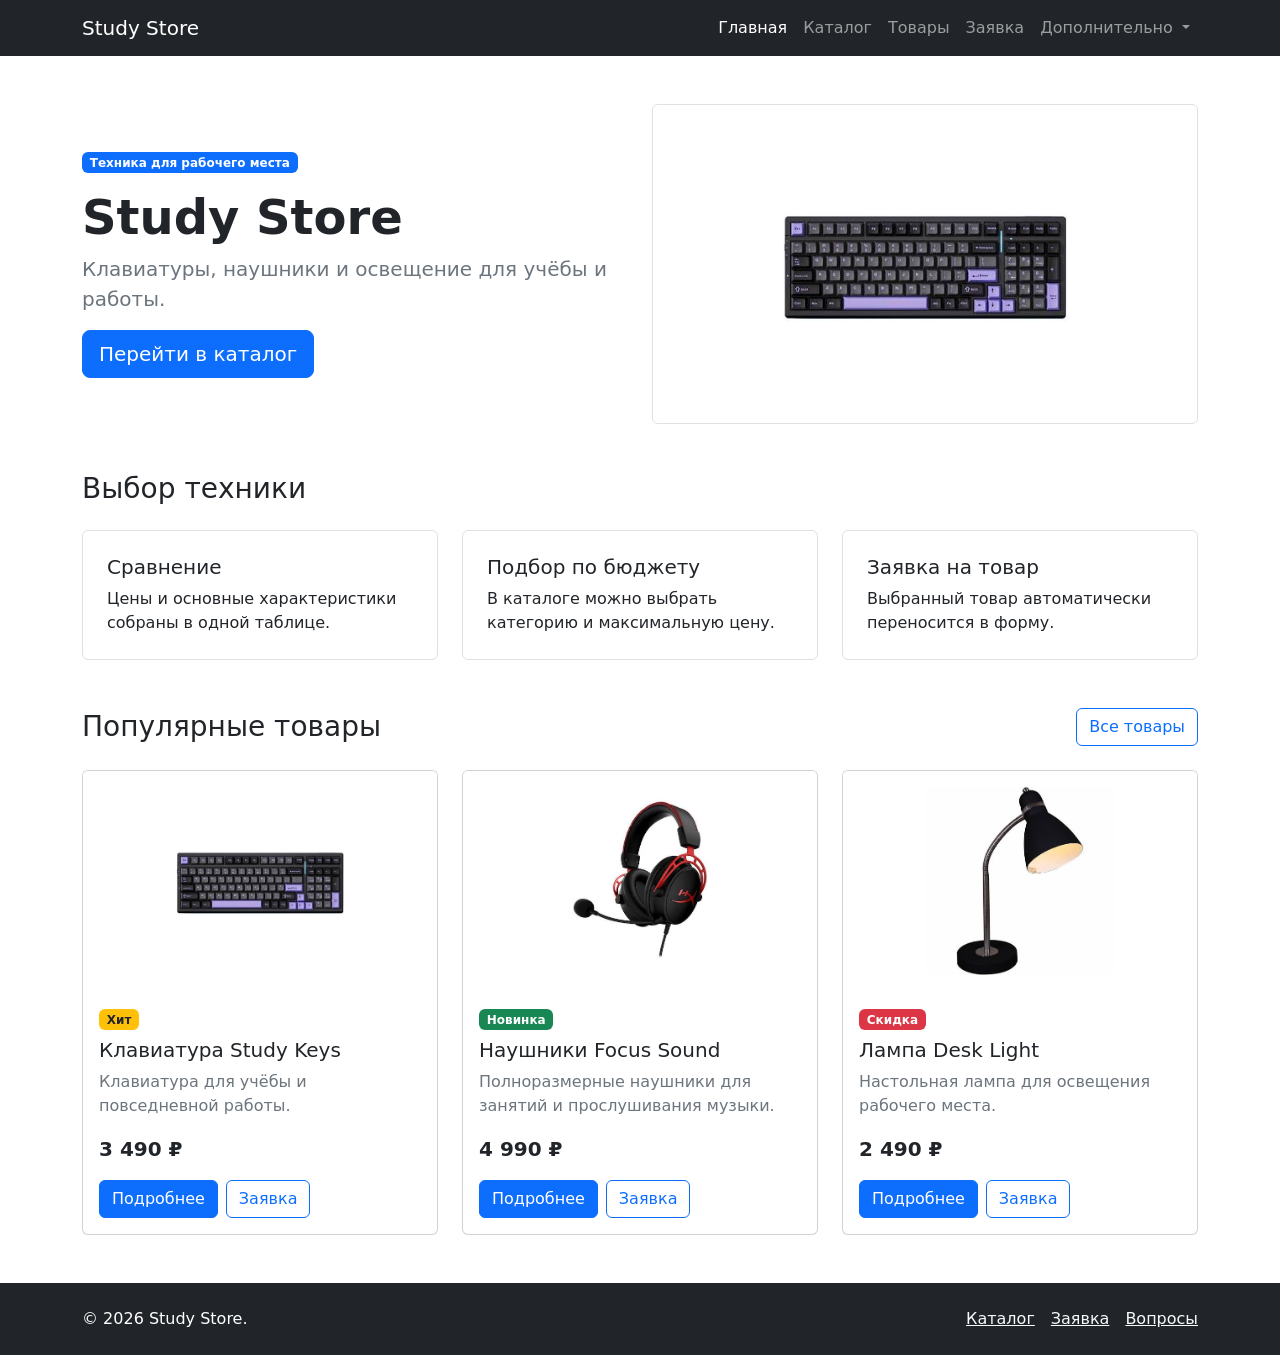
<file: index.html>
<!DOCTYPE html>
<html lang="ru">
  <head>
    <meta charset="UTF-8">
    <meta name="viewport" content="width=device-width, initial-scale=1.0">
    <meta name="description" content="Главная. Каталог техники для рабочего места.">
    <title>Главная — Study Store</title>
    <link rel="stylesheet" href="vendor/bootstrap/css/bootstrap.min.css">
    <link rel="stylesheet" href="css/custom.css">
  </head>
  <body class="d-flex flex-column min-vh-100">
    <a class="visually-hidden-focusable p-2" href="#main">Перейти к содержимому</a>
    <nav class="navbar navbar-expand-lg navbar-dark bg-dark">
      <div class="container">
        <a class="navbar-brand" href="index.html">Study Store</a>
        <button
          class="navbar-toggler"
          type="button"
          data-bs-toggle="collapse"
          data-bs-target="#mainNavbar"
          aria-controls="mainNavbar"
          aria-expanded="false"
          aria-label="Переключить навигацию"
          >
          <span class="navbar-toggler-icon">
          </span>
        </button>
        <div class="collapse navbar-collapse" id="mainNavbar">
          <ul class="navbar-nav ms-auto">
            <li class="nav-item">
              <a class="nav-link active" aria-current="page" href="index.html">Главная</a>
            </li>
            <li class="nav-item">
              <a class="nav-link" href="catalog.html">Каталог</a>
            </li>
            <li class="nav-item">
              <a class="nav-link" href="product.html">Товары</a>
            </li>
            <li class="nav-item">
              <a class="nav-link" href="order.html">Заявка</a>
            </li>
            <li class="nav-item dropdown">
              <a
                class="nav-link dropdown-toggle"
                href="#"
                role="button"
                data-bs-toggle="dropdown"
                aria-expanded="false"
                >
                Дополнительно
              </a>
              <ul class="dropdown-menu">
                <li>
                  <a class="dropdown-item" href="catalog.html">Все товары</a>
                </li>
                <li>
                  <a class="dropdown-item" href="order.html">Оформить заявку</a>
                </li>
                <li>
                  <a class="dropdown-item" href="index.html#popular">Популярное</a>
                </li>
              </ul>
            </li>
          </ul>
        </div>
      </div>
    </nav>
    <main id="main">
      <section class="container py-5">
        <div class="row align-items-center g-4">
          <div class="col-12 col-lg-6">
            <span class="badge text-bg-primary mb-3">Техника для рабочего места</span>
            <h1 class="display-5 fw-bold">Study Store</h1>
            <p class="lead text-secondary">Клавиатуры, наушники и освещение для учёбы и работы.</p>
            <a class="btn btn-primary btn-lg" href="catalog.html">Перейти в каталог</a>
          </div>
          <div class="col-12 col-lg-6">
            <img class="img-fluid hero-image rounded border" src="images/keyboard.jpeg" alt="Клавиатура Study Keys" width="600" height="400">
          </div>
        </div>
      </section>
      <section class="container pb-5" aria-labelledby="benefits-title">
        <h2 id="benefits-title" class="h3 mb-4">Выбор техники</h2>
        <div class="row g-4">
          <div class="col-12 col-md-4">
            <div class="border rounded p-4 h-100">
              <h3 class="h5">Сравнение</h3>
              <p class="mb-0">Цены и основные характеристики собраны в одной таблице.</p>
            </div>
          </div>
          <div class="col-12 col-md-4">
            <div class="border rounded p-4 h-100">
              <h3 class="h5">Подбор по бюджету</h3>
              <p class="mb-0">В каталоге можно выбрать категорию и максимальную цену.</p>
            </div>
          </div>
          <div class="col-12 col-md-4">
            <div class="border rounded p-4 h-100">
              <h3 class="h5">Заявка на товар</h3>
              <p class="mb-0">Выбранный товар автоматически переносится в форму.</p>
            </div>
          </div>
        </div>
      </section>
      <section id="popular" class="container pb-5" aria-labelledby="popular-title">
        <div class="d-flex flex-wrap justify-content-between align-items-center gap-3 mb-4">
          <h2 id="popular-title" class="h3 mb-0">Популярные товары</h2>
          <a class="btn btn-outline-primary" href="catalog.html">Все товары</a>
        </div>
        <div class="row g-4">
          <div class="col-12 col-md-6 col-lg-4">
            <article class="card h-100 product-card">
              <img src="images/keyboard.jpeg" class="card-img-top" alt="Клавиатура Study Keys" width="600" height="400" loading="lazy">
              <div class="card-body d-flex flex-column">
                <div>
                  <span class="badge bg-warning text-dark mb-2">Хит</span>
                </div>
                <h3 class="h5 card-title">Клавиатура Study Keys</h3>
                <p class="card-text text-secondary">Клавиатура для учёбы и повседневной работы.</p>
                <p class="fw-bold fs-5 mt-auto">3 490 ₽</p>
                <div class="d-flex flex-wrap gap-2">
                  <a href="product.html#keyboard" class="btn btn-primary">Подробнее</a>
                  <a href="order.html?product=keyboard" class="btn btn-outline-primary">Заявка</a>
                </div>
              </div>
            </article>
          </div>
          <div class="col-12 col-md-6 col-lg-4">
            <article class="card h-100 product-card">
              <img src="images/headphones.jpeg" class="card-img-top" alt="Наушники Focus Sound" width="600" height="400" loading="lazy">
              <div class="card-body d-flex flex-column">
                <div>
                  <span class="badge bg-success mb-2">Новинка</span>
                </div>
                <h3 class="h5 card-title">Наушники Focus Sound</h3>
                <p class="card-text text-secondary">Полноразмерные наушники для занятий и прослушивания музыки.</p>
                <p class="fw-bold fs-5 mt-auto">4 990 ₽</p>
                <div class="d-flex flex-wrap gap-2">
                  <a href="product.html#headphones" class="btn btn-primary">Подробнее</a>
                  <a href="order.html?product=headphones" class="btn btn-outline-primary">Заявка</a>
                </div>
              </div>
            </article>
          </div>
          <div class="col-12 col-md-6 col-lg-4">
            <article class="card h-100 product-card">
              <img src="images/desk_lamp.jpeg" class="card-img-top" alt="Лампа Desk Light" width="600" height="400" loading="lazy">
              <div class="card-body d-flex flex-column">
                <div>
                  <span class="badge bg-danger mb-2">Скидка</span>
                </div>
                <h3 class="h5 card-title">Лампа Desk Light</h3>
                <p class="card-text text-secondary">Настольная лампа для освещения рабочего места.</p>
                <p class="fw-bold fs-5 mt-auto">2 490 ₽</p>
                <div class="d-flex flex-wrap gap-2">
                  <a href="product.html#lamp" class="btn btn-primary">Подробнее</a>
                  <a href="order.html?product=lamp" class="btn btn-outline-primary">Заявка</a>
                </div>
              </div>
            </article>
          </div>
        </div>
      </section>
    </main>
    <footer class="bg-dark text-white py-4 mt-auto">
      <div class="container d-flex flex-column flex-md-row justify-content-between gap-3">
        <p class="mb-0">© 2026 Study Store.</p>
        <div class="d-flex flex-wrap gap-3">
          <a class="link-light" href="catalog.html">Каталог</a>
          <a class="link-light" href="order.html">Заявка</a>
          <a class="link-light" href="product.html#faq">Вопросы</a>
        </div>
      </div>
    </footer>
    <script src="vendor/bootstrap/js/bootstrap.bundle.min.js">
    </script>
    <script src="js/main.js">
    </script>
  </body>
</html>
</file>
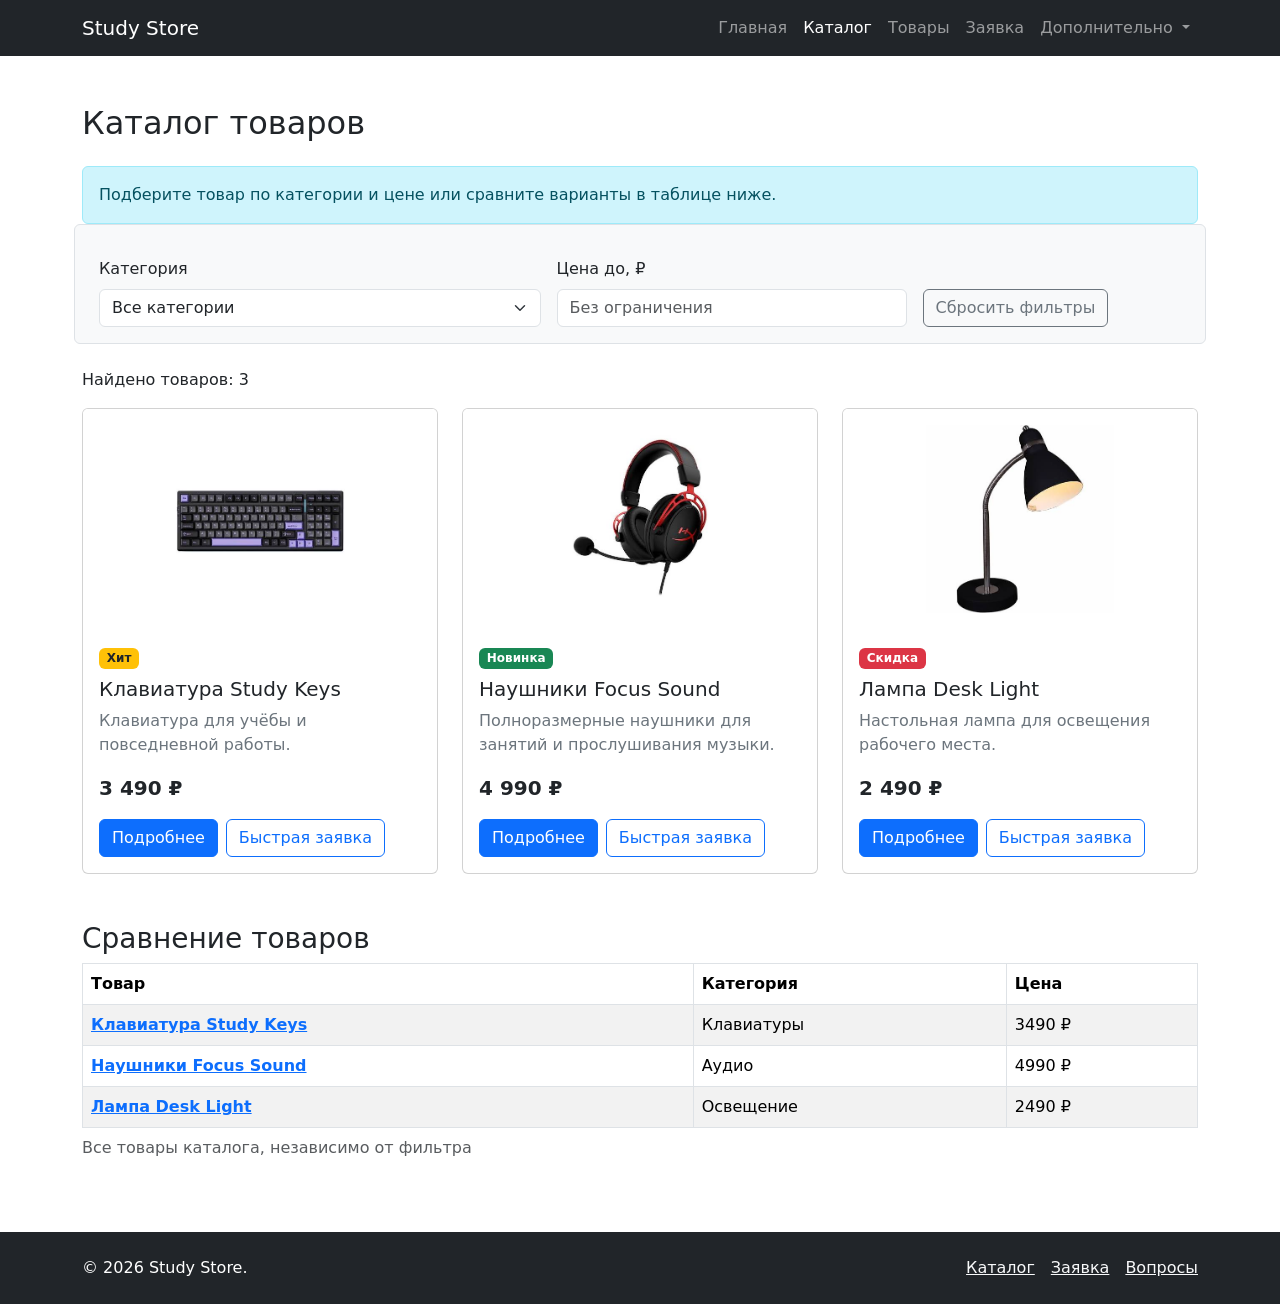
<file: catalog.html>
<!DOCTYPE html>
<html lang="ru">
  <head>
    <meta charset="UTF-8">
    <meta name="viewport" content="width=device-width, initial-scale=1.0">
    <meta name="description" content="Каталог. Каталог техники для рабочего места.">
    <title>Каталог — Study Store</title>
    <link rel="stylesheet" href="vendor/bootstrap/css/bootstrap.min.css">
    <link rel="stylesheet" href="css/custom.css">
  </head>
  <body class="d-flex flex-column min-vh-100">
    <a class="visually-hidden-focusable p-2" href="#main">Перейти к содержимому</a>
    <nav class="navbar navbar-expand-lg navbar-dark bg-dark">
      <div class="container">
        <a class="navbar-brand" href="index.html">Study Store</a>
        <button
          class="navbar-toggler"
          type="button"
          data-bs-toggle="collapse"
          data-bs-target="#mainNavbar"
          aria-controls="mainNavbar"
          aria-expanded="false"
          aria-label="Переключить навигацию"
          >
          <span class="navbar-toggler-icon">
          </span>
        </button>
        <div class="collapse navbar-collapse" id="mainNavbar">
          <ul class="navbar-nav ms-auto">
            <li class="nav-item">
              <a class="nav-link" href="index.html">Главная</a>
            </li>
            <li class="nav-item">
              <a class="nav-link active" aria-current="page" href="catalog.html">Каталог</a>
            </li>
            <li class="nav-item">
              <a class="nav-link" href="product.html">Товары</a>
            </li>
            <li class="nav-item">
              <a class="nav-link" href="order.html">Заявка</a>
            </li>
            <li class="nav-item dropdown">
              <a
                class="nav-link dropdown-toggle"
                href="#"
                role="button"
                data-bs-toggle="dropdown"
                aria-expanded="false"
                >
                Дополнительно
              </a>
              <ul class="dropdown-menu">
                <li>
                  <a class="dropdown-item" href="catalog.html">Все товары</a>
                </li>
                <li>
                  <a class="dropdown-item" href="order.html">Оформить заявку</a>
                </li>
                <li>
                  <a class="dropdown-item" href="index.html#popular">Популярное</a>
                </li>
              </ul>
            </li>
          </ul>
        </div>
      </div>
    </nav>
    <main id="main" class="container py-5">
      <h1 class="h2 mb-4">Каталог товаров</h1>
      <div class="alert alert-info">Подберите товар по категории и цене или сравните варианты в таблице ниже.</div>
      <form id="catalog-filter" class="row g-3 p-3 mb-4 bg-light border rounded">
        <div class="col-12 col-md-5">
          <label for="category" class="form-label">Категория</label>
          <select id="category" name="category" class="form-select">
            <option value="">Все категории</option>
            <option>Клавиатуры</option>
            <option>Аудио</option>
            <option>Освещение</option>
          </select>
        </div>
        <div class="col-12 col-md-4">
          <label for="max-price" class="form-label">Цена до, ₽</label>
          <input id="max-price" name="maxPrice" class="form-control" type="number" min="0" step="1" placeholder="Без ограничения">
        </div>
        <div class="col-12 col-md-3 d-flex align-items-end">
          <button class="btn btn-outline-secondary" type="button" id="reset-filter">Сбросить фильтры</button>
        </div>
      </form>
      <p id="result-count" role="status">Найдено товаров: 3</p>
      <div id="empty-result" class="alert alert-warning" hidden>Товаров с такими параметрами нет. Измените фильтры.</div>
      <div class="row g-4" id="product-list">
        <div class="col-12 col-md-6 col-lg-4" data-category="Клавиатуры" data-price="3490">
          <article class="card h-100 product-card">
            <img src="images/keyboard.jpeg" class="card-img-top" alt="Клавиатура Study Keys" width="600" height="400" loading="lazy">
            <div class="card-body d-flex flex-column">
              <div>
                <span class="badge bg-warning text-dark mb-2">Хит</span>
              </div>
              <h2 class="h5 card-title">Клавиатура Study Keys</h2>
              <p class="card-text text-secondary">Клавиатура для учёбы и повседневной работы.</p>
              <p class="fw-bold fs-5 mt-auto">3 490 ₽</p>
              <div class="d-flex flex-wrap gap-2">
                <a href="product.html#keyboard" class="btn btn-primary">Подробнее</a>
                <button type="button" class="btn btn-outline-primary" data-bs-toggle="modal" data-bs-target="#orderModal" data-product="keyboard">Быстрая заявка</button>
              </div>
            </div>
          </article>
        </div>
        <div class="col-12 col-md-6 col-lg-4" data-category="Аудио" data-price="4990">
          <article class="card h-100 product-card">
            <img src="images/headphones.jpeg" class="card-img-top" alt="Наушники Focus Sound" width="600" height="400" loading="lazy">
            <div class="card-body d-flex flex-column">
              <div>
                <span class="badge bg-success mb-2">Новинка</span>
              </div>
              <h2 class="h5 card-title">Наушники Focus Sound</h2>
              <p class="card-text text-secondary">Полноразмерные наушники для занятий и прослушивания музыки.</p>
              <p class="fw-bold fs-5 mt-auto">4 990 ₽</p>
              <div class="d-flex flex-wrap gap-2">
                <a href="product.html#headphones" class="btn btn-primary">Подробнее</a>
                <button type="button" class="btn btn-outline-primary" data-bs-toggle="modal" data-bs-target="#orderModal" data-product="headphones">Быстрая заявка</button>
              </div>
            </div>
          </article>
        </div>
        <div class="col-12 col-md-6 col-lg-4" data-category="Освещение" data-price="2490">
          <article class="card h-100 product-card">
            <img src="images/desk_lamp.jpeg" class="card-img-top" alt="Лампа Desk Light" width="600" height="400" loading="lazy">
            <div class="card-body d-flex flex-column">
              <div>
                <span class="badge bg-danger mb-2">Скидка</span>
              </div>
              <h2 class="h5 card-title">Лампа Desk Light</h2>
              <p class="card-text text-secondary">Настольная лампа для освещения рабочего места.</p>
              <p class="fw-bold fs-5 mt-auto">2 490 ₽</p>
              <div class="d-flex flex-wrap gap-2">
                <a href="product.html#lamp" class="btn btn-primary">Подробнее</a>
                <button type="button" class="btn btn-outline-primary" data-bs-toggle="modal" data-bs-target="#orderModal" data-product="lamp">Быстрая заявка</button>
              </div>
            </div>
          </article>
        </div>
      </div>
      <div id="form-result" class="alert alert-success mt-4" role="status" tabindex="-1" hidden>
      </div>
      <section class="mt-5" aria-labelledby="comparison-title">
        <h2 id="comparison-title" class="h3">Сравнение товаров</h2>
        <div class="table-responsive">
          <table class="table table-striped table-bordered align-middle">
            <caption>Все товары каталога, независимо от фильтра</caption>
            <thead>
              <tr>
                <th scope="col">Товар</th>
                <th scope="col">Категория</th>
                <th scope="col">Цена</th>
              </tr>
            </thead>
            <tbody>
              <tr>
                <th scope="row">
                  <a href="product.html#keyboard">Клавиатура Study Keys</a>
                </th>
                <td>Клавиатуры</td>
                <td class="text-nowrap">3490 ₽</td>
              </tr>
              <tr>
                <th scope="row">
                  <a href="product.html#headphones">Наушники Focus Sound</a>
                </th>
                <td>Аудио</td>
                <td class="text-nowrap">4990 ₽</td>
              </tr>
              <tr>
                <th scope="row">
                  <a href="product.html#lamp">Лампа Desk Light</a>
                </th>
                <td>Освещение</td>
                <td class="text-nowrap">2490 ₽</td>
              </tr>
            </tbody>
          </table>
        </div>
      </section>
    </main>
    <footer class="bg-dark text-white py-4 mt-auto">
      <div class="container d-flex flex-column flex-md-row justify-content-between gap-3">
        <p class="mb-0">© 2026 Study Store.</p>
        <div class="d-flex flex-wrap gap-3">
          <a class="link-light" href="catalog.html">Каталог</a>
          <a class="link-light" href="order.html">Заявка</a>
          <a class="link-light" href="product.html#faq">Вопросы</a>
        </div>
      </div>
    </footer>
    <div class="modal fade" id="orderModal" tabindex="-1" aria-labelledby="orderModalLabel" aria-hidden="true">
      <div class="modal-dialog modal-dialog-centered modal-dialog-scrollable">
        <div class="modal-content">
          <div class="modal-header">
            <h2 class="modal-title h5" id="orderModalLabel">Быстрая заявка</h2>
            <button class="btn-close" type="button" data-bs-dismiss="modal" aria-label="Закрыть">
            </button>
          </div>
          <div class="modal-body">
            <p class="text-secondary">Укажите товар, имя и телефон. Все поля обязательны.</p>
            <form id="quick-order" data-demo-form>
              <div class="mb-3">
                <label for="modal-product" class="form-label">Товар</label>
                <select id="modal-product" name="product" class="form-select" required>
                  <option value="keyboard">Клавиатура Study Keys</option>
                  <option value="headphones">Наушники Focus Sound</option>
                  <option value="lamp">Лампа Desk Light</option>
                </select>
              </div>
              <div class="mb-3">
                <label for="modal-name" class="form-label">Имя</label>
                <input id="modal-name" name="name" type="text" class="form-control" autocomplete="given-name" required>
              </div>
              <div class="mb-3">
                <label for="modal-phone" class="form-label">Телефон</label>
                <input id="modal-phone" name="phone" type="tel" class="form-control" autocomplete="tel" pattern="[+]?[0-9]{10,15}" aria-describedby="modal-phone-help" required>
                <div id="modal-phone-help" class="form-text">От 10 до 15 цифр, можно с + в начале: +79000000000.</div>
              </div>
              <div class="form-check">
                <input id="modal-agree" name="agreement" value="yes" class="form-check-input" type="checkbox" required>
                <label class="form-check-label" for="modal-agree">Согласие на обработку данных</label>
              </div>
            </form>
          </div>
          <div class="modal-footer">
            <button type="button" class="btn btn-secondary" data-bs-dismiss="modal">Закрыть</button>
            <button type="submit" form="quick-order" class="btn btn-primary">Отправить</button>
          </div>
        </div>
      </div>
    </div>
    <script src="vendor/bootstrap/js/bootstrap.bundle.min.js">
    </script>
    <script src="js/main.js">
    </script>
  </body>
</html>
</file>
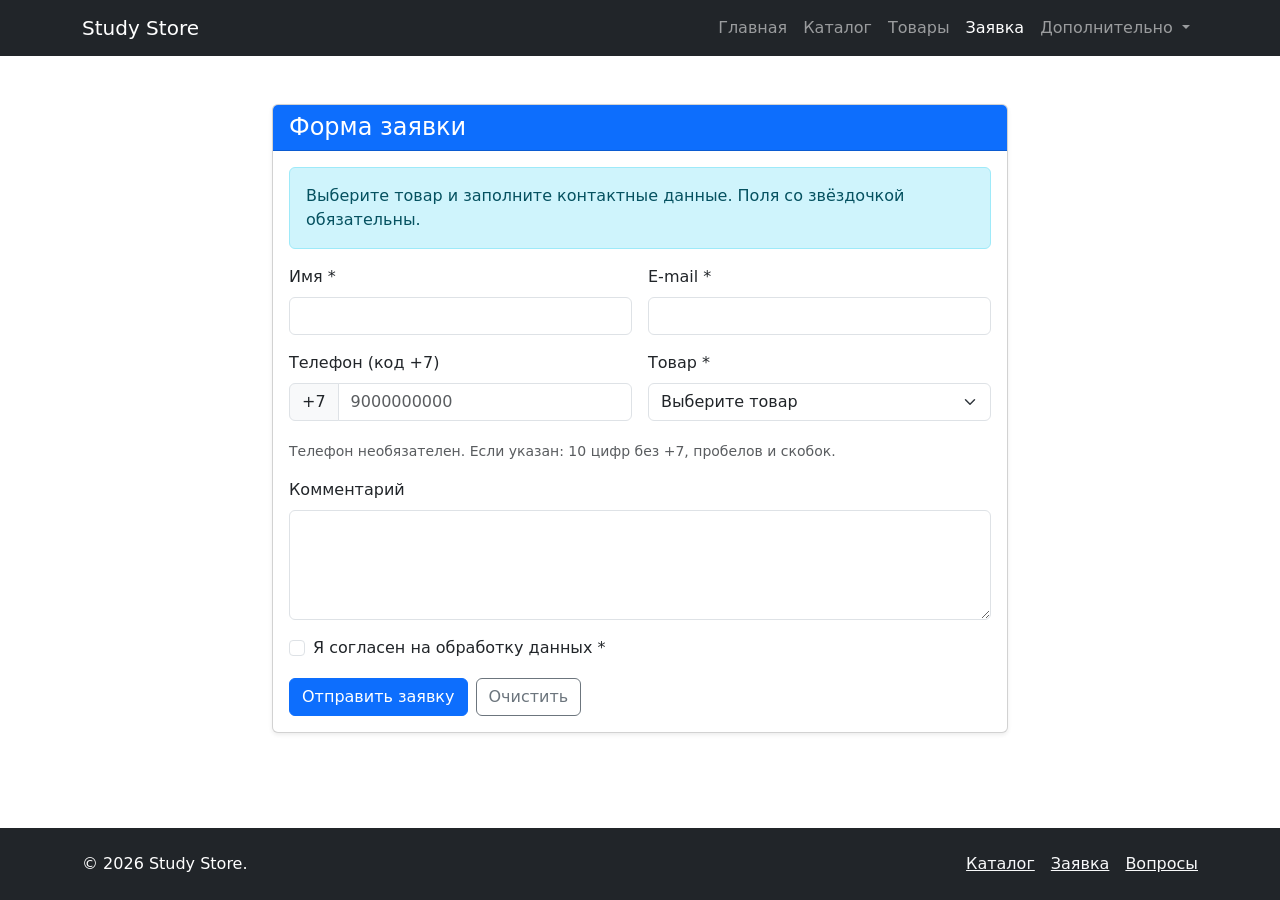
<file: order.html>
<!DOCTYPE html>
<html lang="ru">
  <head>
    <meta charset="UTF-8">
    <meta name="viewport" content="width=device-width, initial-scale=1.0">
    <meta name="description" content="Заявка. Каталог техники для рабочего места.">
    <title>Заявка — Study Store</title>
    <link rel="stylesheet" href="vendor/bootstrap/css/bootstrap.min.css">
    <link rel="stylesheet" href="css/custom.css">
  </head>
  <body class="d-flex flex-column min-vh-100">
    <a class="visually-hidden-focusable p-2" href="#main">Перейти к содержимому</a>
    <nav class="navbar navbar-expand-lg navbar-dark bg-dark">
      <div class="container">
        <a class="navbar-brand" href="index.html">Study Store</a>
        <button
          class="navbar-toggler"
          type="button"
          data-bs-toggle="collapse"
          data-bs-target="#mainNavbar"
          aria-controls="mainNavbar"
          aria-expanded="false"
          aria-label="Переключить навигацию"
          >
          <span class="navbar-toggler-icon">
          </span>
        </button>
        <div class="collapse navbar-collapse" id="mainNavbar">
          <ul class="navbar-nav ms-auto">
            <li class="nav-item">
              <a class="nav-link" href="index.html">Главная</a>
            </li>
            <li class="nav-item">
              <a class="nav-link" href="catalog.html">Каталог</a>
            </li>
            <li class="nav-item">
              <a class="nav-link" href="product.html">Товары</a>
            </li>
            <li class="nav-item">
              <a class="nav-link active" aria-current="page" href="order.html">Заявка</a>
            </li>
            <li class="nav-item dropdown">
              <a
                class="nav-link dropdown-toggle"
                href="#"
                role="button"
                data-bs-toggle="dropdown"
                aria-expanded="false"
                >
                Дополнительно
              </a>
              <ul class="dropdown-menu">
                <li>
                  <a class="dropdown-item" href="catalog.html">Все товары</a>
                </li>
                <li>
                  <a class="dropdown-item" href="order.html">Оформить заявку</a>
                </li>
                <li>
                  <a class="dropdown-item" href="index.html#popular">Популярное</a>
                </li>
              </ul>
            </li>
          </ul>
        </div>
      </div>
    </nav>
    <main id="main" class="container py-5">
      <div class="row justify-content-center">
        <div class="col-12 col-lg-8">
          <div class="card shadow-sm">
            <div class="card-header bg-primary text-white">
              <h1 class="h4 mb-0">Форма заявки</h1>
            </div>
            <div class="card-body">
              <div class="alert alert-info" role="alert">
                Выберите товар и заполните контактные данные. Поля со звёздочкой обязательны.
              </div>
              <form id="order-form" data-demo-form>
                <div class="row g-3">
                  <div class="col-12 col-md-6">
                    <label for="order-name" class="form-label">Имя *</label>
                    <input id="order-name" name="name" autocomplete="given-name" type="text" class="form-control" required>
                  </div>
                  <div class="col-12 col-md-6">
                    <label for="order-email" class="form-label">E-mail *</label>
                    <input id="order-email" name="email" autocomplete="email" type="email" class="form-control" required>
                  </div>
                  <div class="col-12 col-md-6">
                    <label for="order-phone" class="form-label">Телефон (код +7)</label>
                    <div class="input-group">
                      <span class="input-group-text" aria-hidden="true">+7</span>
                      <input id="order-phone" name="phone" autocomplete="tel-national" pattern="[0-9]{10}" aria-describedby="phone-help" type="tel" class="form-control" placeholder="9000000000">
                    </div>
                  </div>
                  <div class="col-12 col-md-6">
                    <label for="order-product" class="form-label">Товар *</label>
                    <select id="order-product" name="product" class="form-select" required>
                      <option value="">Выберите товар</option>
                      <option value="keyboard">Клавиатура Study Keys</option>
                      <option value="headphones">Наушники Focus Sound</option>
                      <option value="lamp">Лампа Desk Light</option>
                    </select>
                  </div>
                  <div class="col-12">
                    <p id="phone-help" class="form-text mb-0">Телефон необязателен. Если указан: 10 цифр без +7, пробелов и скобок.</p>
                  </div>
                  <div class="col-12">
                    <label for="order-comment" class="form-label">Комментарий</label>
                    <textarea id="order-comment" name="comment" class="form-control" rows="4">
                    </textarea>
                  </div>
                  <div class="col-12">
                    <div class="form-check">
                      <input id="order-agree" name="agreement" value="yes" class="form-check-input" type="checkbox" required>
                      <label class="form-check-label" for="order-agree">
                        Я согласен на обработку данных *
                      </label>
                    </div>
                  </div>
                  <div class="col-12 d-flex gap-2">
                    <button class="btn btn-primary" type="submit">
                      Отправить заявку
                    </button>
                    <button class="btn btn-outline-secondary" type="reset">
                      Очистить
                    </button>
                  </div>
                </div>
              </form>
              <div id="form-result" class="alert alert-success mt-3" role="status" tabindex="-1" hidden>
              </div>
            </div>
          </div>
        </div>
      </div>
    </main>
    <footer class="bg-dark text-white py-4 mt-auto">
      <div class="container d-flex flex-column flex-md-row justify-content-between gap-3">
        <p class="mb-0">© 2026 Study Store.</p>
        <div class="d-flex flex-wrap gap-3">
          <a class="link-light" href="catalog.html">Каталог</a>
          <a class="link-light" href="order.html">Заявка</a>
          <a class="link-light" href="product.html#faq">Вопросы</a>
        </div>
      </div>
    </footer>
    <script src="vendor/bootstrap/js/bootstrap.bundle.min.js">
    </script>
    <script src="js/main.js">
    </script>
  </body>
</html>
</file>
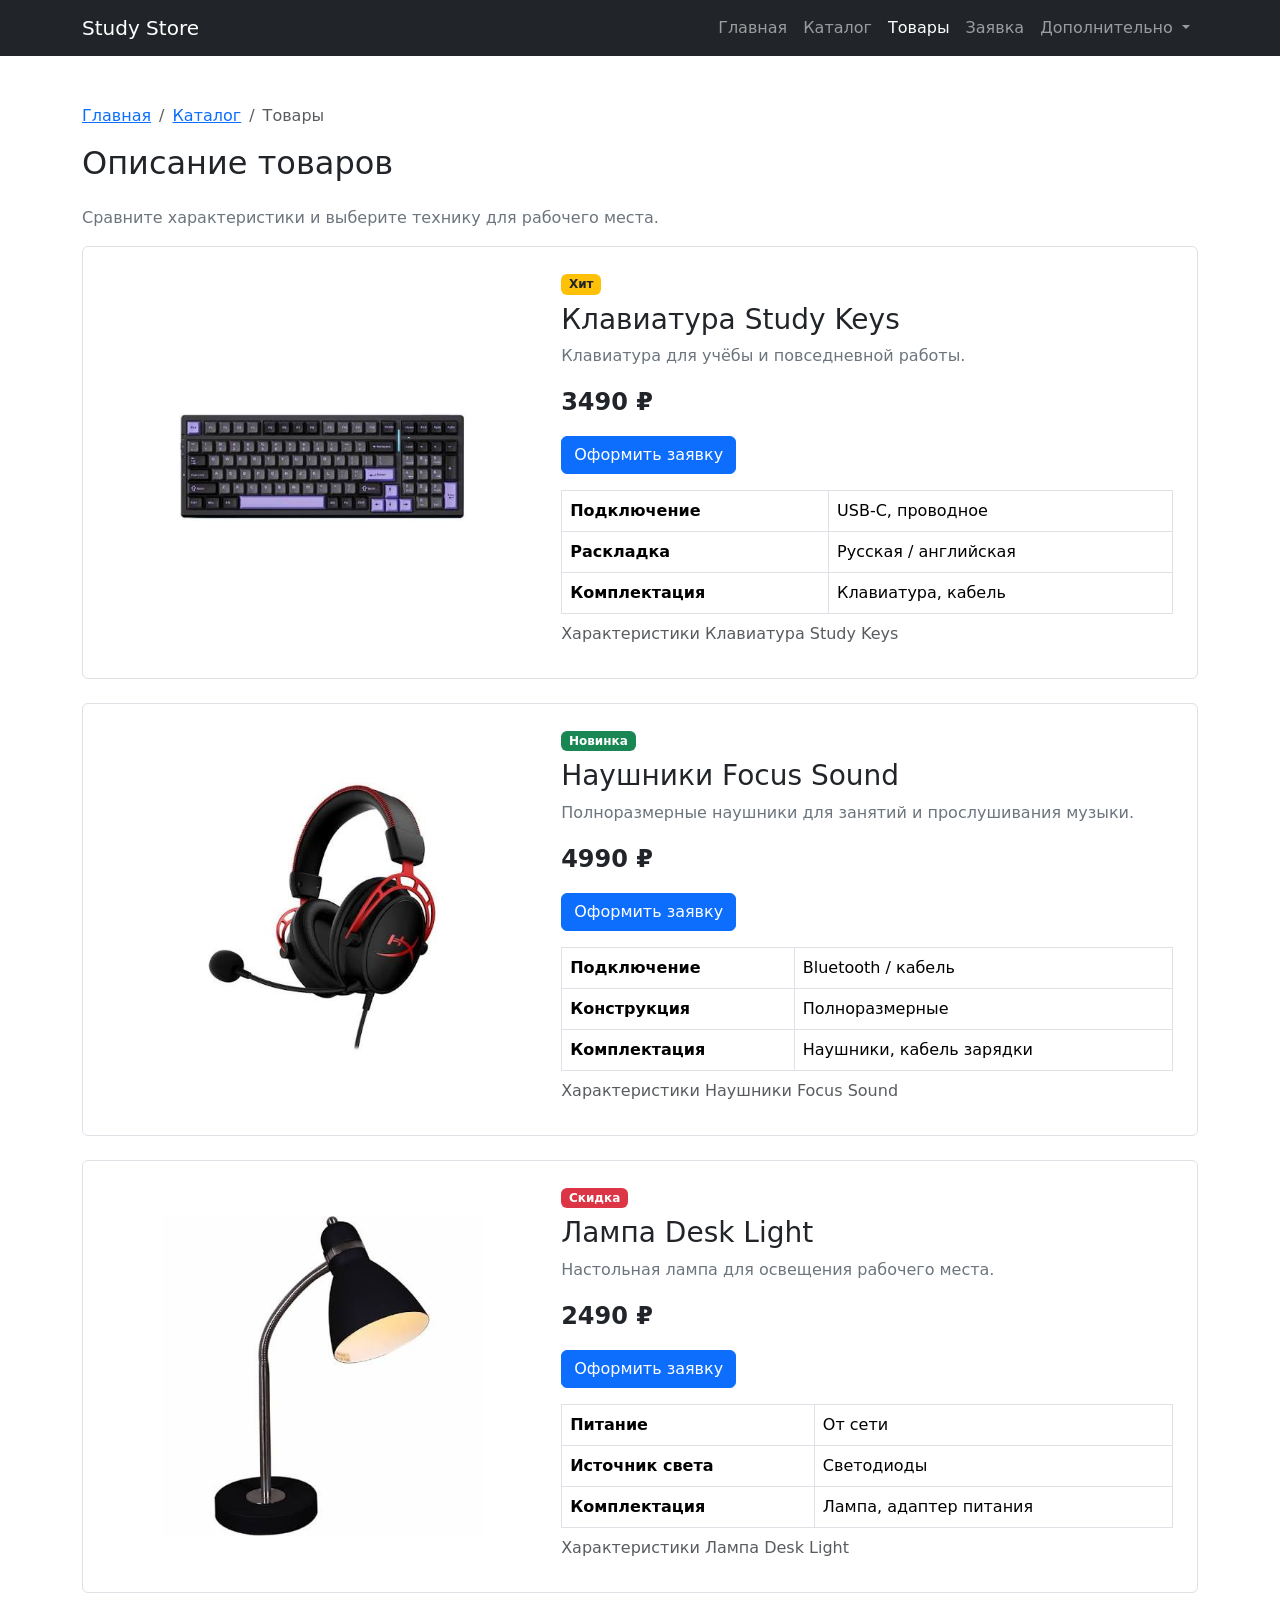
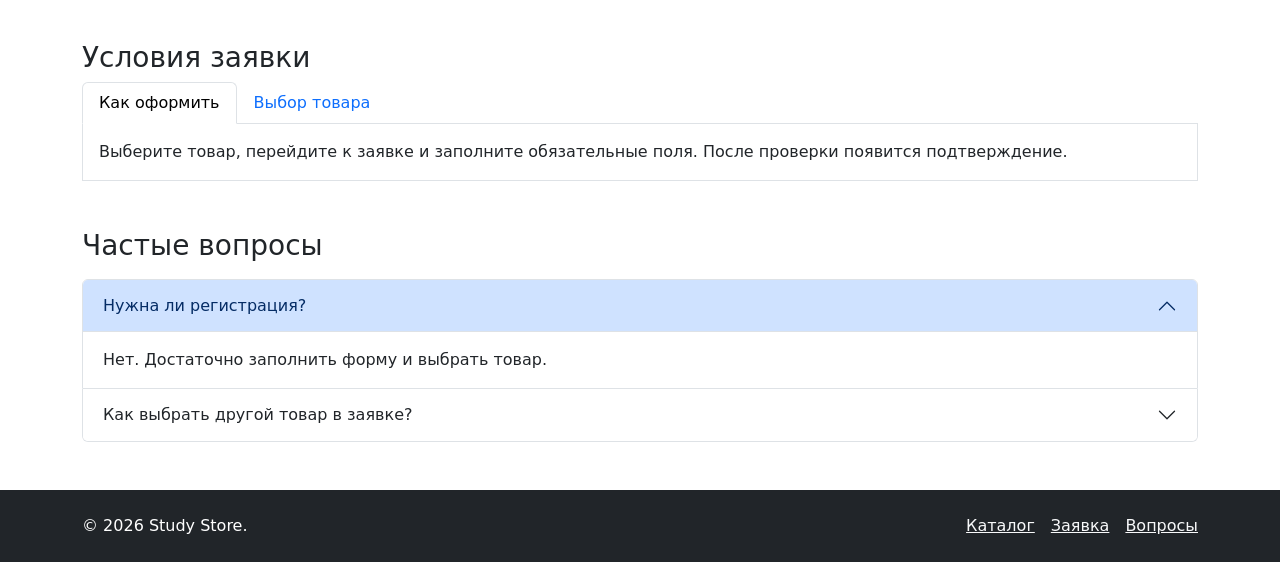
<file: product.html>
<!DOCTYPE html>
<html lang="ru">
  <head>
    <meta charset="UTF-8">
    <meta name="viewport" content="width=device-width, initial-scale=1.0">
    <meta name="description" content="Товары. Каталог техники для рабочего места.">
    <title>Товары — Study Store</title>
    <link rel="stylesheet" href="vendor/bootstrap/css/bootstrap.min.css">
    <link rel="stylesheet" href="css/custom.css">
  </head>
  <body class="d-flex flex-column min-vh-100">
    <a class="visually-hidden-focusable p-2" href="#main">Перейти к содержимому</a>
    <nav class="navbar navbar-expand-lg navbar-dark bg-dark">
      <div class="container">
        <a class="navbar-brand" href="index.html">Study Store</a>
        <button
          class="navbar-toggler"
          type="button"
          data-bs-toggle="collapse"
          data-bs-target="#mainNavbar"
          aria-controls="mainNavbar"
          aria-expanded="false"
          aria-label="Переключить навигацию"
          >
          <span class="navbar-toggler-icon">
          </span>
        </button>
        <div class="collapse navbar-collapse" id="mainNavbar">
          <ul class="navbar-nav ms-auto">
            <li class="nav-item">
              <a class="nav-link" href="index.html">Главная</a>
            </li>
            <li class="nav-item">
              <a class="nav-link" href="catalog.html">Каталог</a>
            </li>
            <li class="nav-item">
              <a class="nav-link active" aria-current="page" href="product.html">Товары</a>
            </li>
            <li class="nav-item">
              <a class="nav-link" href="order.html">Заявка</a>
            </li>
            <li class="nav-item dropdown">
              <a
                class="nav-link dropdown-toggle"
                href="#"
                role="button"
                data-bs-toggle="dropdown"
                aria-expanded="false"
                >
                Дополнительно
              </a>
              <ul class="dropdown-menu">
                <li>
                  <a class="dropdown-item" href="catalog.html">Все товары</a>
                </li>
                <li>
                  <a class="dropdown-item" href="order.html">Оформить заявку</a>
                </li>
                <li>
                  <a class="dropdown-item" href="index.html#popular">Популярное</a>
                </li>
              </ul>
            </li>
          </ul>
        </div>
      </div>
    </nav>
    <main id="main" class="container py-5">
      <nav aria-label="Хлебные крошки">
        <ol class="breadcrumb">
          <li class="breadcrumb-item">
            <a href="index.html">Главная</a>
          </li>
          <li class="breadcrumb-item">
            <a href="catalog.html">Каталог</a>
          </li>
          <li class="breadcrumb-item active" aria-current="page">Товары</li>
        </ol>
      </nav>
      <h1 class="h2 mb-4">Описание товаров</h1>
      <p class="text-secondary">Сравните характеристики и выберите технику для рабочего места.</p>
      <article id="keyboard" class="border rounded p-3 p-md-4 mb-4">
        <div class="row g-4 align-items-center">
          <div class="col-12 col-lg-5">
            <img class="img-fluid product-image" src="images/keyboard.jpeg" alt="Клавиатура Study Keys" width="600" height="400" loading="lazy">
          </div>
          <div class="col-12 col-lg-7">
            <span class="badge bg-warning text-dark mb-2">Хит</span>
            <h2 class="h3">Клавиатура Study Keys</h2>
            <p class="text-secondary">Клавиатура для учёбы и повседневной работы.</p>
            <p class="fw-bold fs-4">3490 ₽</p>
            <a class="btn btn-primary" href="order.html?product=keyboard">Оформить заявку</a>
            <div class="table-responsive mt-3">
              <table class="table table-bordered mb-0">
                <caption>Характеристики Клавиатура Study Keys</caption>
                <tbody>
                  <tr>
                    <th scope="row">Подключение</th>
                    <td>USB-C, проводное</td>
                  </tr>
                  <tr>
                    <th scope="row">Раскладка</th>
                    <td>Русская / английская</td>
                  </tr>
                  <tr>
                    <th scope="row">Комплектация</th>
                    <td>Клавиатура, кабель</td>
                  </tr>
                </tbody>
              </table>
            </div>
          </div>
        </div>
      </article>
      <article id="headphones" class="border rounded p-3 p-md-4 mb-4">
        <div class="row g-4 align-items-center">
          <div class="col-12 col-lg-5">
            <img class="img-fluid product-image" src="images/headphones.jpeg" alt="Наушники Focus Sound" width="600" height="400" loading="lazy">
          </div>
          <div class="col-12 col-lg-7">
            <span class="badge bg-success mb-2">Новинка</span>
            <h2 class="h3">Наушники Focus Sound</h2>
            <p class="text-secondary">Полноразмерные наушники для занятий и прослушивания музыки.</p>
            <p class="fw-bold fs-4">4990 ₽</p>
            <a class="btn btn-primary" href="order.html?product=headphones">Оформить заявку</a>
            <div class="table-responsive mt-3">
              <table class="table table-bordered mb-0">
                <caption>Характеристики Наушники Focus Sound</caption>
                <tbody>
                  <tr>
                    <th scope="row">Подключение</th>
                    <td>Bluetooth / кабель</td>
                  </tr>
                  <tr>
                    <th scope="row">Конструкция</th>
                    <td>Полноразмерные</td>
                  </tr>
                  <tr>
                    <th scope="row">Комплектация</th>
                    <td>Наушники, кабель зарядки</td>
                  </tr>
                </tbody>
              </table>
            </div>
          </div>
        </div>
      </article>
      <article id="lamp" class="border rounded p-3 p-md-4 mb-4">
        <div class="row g-4 align-items-center">
          <div class="col-12 col-lg-5">
            <img class="img-fluid product-image" src="images/desk_lamp.jpeg" alt="Лампа Desk Light" width="600" height="400" loading="lazy">
          </div>
          <div class="col-12 col-lg-7">
            <span class="badge bg-danger mb-2">Скидка</span>
            <h2 class="h3">Лампа Desk Light</h2>
            <p class="text-secondary">Настольная лампа для освещения рабочего места.</p>
            <p class="fw-bold fs-4">2490 ₽</p>
            <a class="btn btn-primary" href="order.html?product=lamp">Оформить заявку</a>
            <div class="table-responsive mt-3">
              <table class="table table-bordered mb-0">
                <caption>Характеристики Лампа Desk Light</caption>
                <tbody>
                  <tr>
                    <th scope="row">Питание</th>
                    <td>От сети</td>
                  </tr>
                  <tr>
                    <th scope="row">Источник света</th>
                    <td>Светодиоды</td>
                  </tr>
                  <tr>
                    <th scope="row">Комплектация</th>
                    <td>Лампа, адаптер питания</td>
                  </tr>
                </tbody>
              </table>
            </div>
          </div>
        </div>
      </article>
      <section class="mt-5" aria-labelledby="terms-title">
        <h2 id="terms-title" class="h3">Условия заявки</h2>
        <ul class="nav nav-tabs" role="tablist" aria-label="Условия">
          <li class="nav-item" role="presentation">
            <button class="nav-link active" id="steps-tab" data-bs-toggle="tab" data-bs-target="#steps" type="button" role="tab" aria-controls="steps" aria-selected="true">Как оформить</button>
          </li>
          <li class="nav-item" role="presentation">
            <button class="nav-link" id="demo-tab" data-bs-toggle="tab" data-bs-target="#demo" type="button" role="tab" aria-controls="demo" aria-selected="false">Выбор товара</button>
          </li>
        </ul>
        <div class="tab-content border border-top-0 p-3">
          <div class="tab-pane fade show active" id="steps" role="tabpanel" aria-labelledby="steps-tab" tabindex="0">Выберите товар, перейдите к заявке и заполните обязательные поля. После проверки появится подтверждение.</div>
          <div class="tab-pane fade" id="demo" role="tabpanel" aria-labelledby="demo-tab" tabindex="0">Для сравнения цен откройте каталог. Кнопка «Оформить заявку» перенесёт выбранный товар в форму.</div>
        </div>
      </section>
      <section id="faq" class="mt-5" aria-labelledby="faq-title">
        <h2 id="faq-title" class="h3 mb-3">Частые вопросы</h2>
        <div class="accordion" id="faqAccordion">
          <div class="accordion-item">
            <h3 class="accordion-header">
              <button class="accordion-button" type="button" data-bs-toggle="collapse" data-bs-target="#faqOne" aria-expanded="true" aria-controls="faqOne">Нужна ли регистрация?</button>
            </h3>
            <div id="faqOne" class="accordion-collapse collapse show" data-bs-parent="#faqAccordion">
              <div class="accordion-body">Нет. Достаточно заполнить форму и выбрать товар.</div>
            </div>
          </div>
          <div class="accordion-item">
            <h3 class="accordion-header">
              <button class="accordion-button collapsed" type="button" data-bs-toggle="collapse" data-bs-target="#faqTwo" aria-expanded="false" aria-controls="faqTwo">Как выбрать другой товар в заявке?</button>
            </h3>
            <div id="faqTwo" class="accordion-collapse collapse" data-bs-parent="#faqAccordion">
              <div class="accordion-body">Выберите нужную позицию в поле «Товар». Чтобы очистить полную форму, нажмите «Очистить».</div>
            </div>
          </div>
        </div>
      </section>
    </main>
    <footer class="bg-dark text-white py-4 mt-auto">
      <div class="container d-flex flex-column flex-md-row justify-content-between gap-3">
        <p class="mb-0">© 2026 Study Store.</p>
        <div class="d-flex flex-wrap gap-3">
          <a class="link-light" href="catalog.html">Каталог</a>
          <a class="link-light" href="order.html">Заявка</a>
          <a class="link-light" href="product.html#faq">Вопросы</a>
        </div>
      </div>
    </footer>
    <script src="vendor/bootstrap/js/bootstrap.bundle.min.js">
    </script>
    <script src="js/main.js">
    </script>
  </body>
</html>
</file>
<file: css/custom.css>
/* оставляет небольшой зазор при переходе по якорям */
html {
  scroll-padding-top: 1rem;
}

body {
  background-color: #fff;
}

/* contain сохраняет товар целиком, без обрезки фотографии. */
.card-img-top {
  height: 220px;
  padding: 1rem;
  object-fit: contain;
  background-color: #fff;
}

/* ограничение крупных фото */
.hero-image,
.product-image {
  width: 100%;
  max-height: 320px;
  object-fit: contain;
}

.product-card {
  transition: border-color 0.15s ease;
}

.product-card:hover,
.product-card:focus-within {
  border-color: var(--bs-primary);
}

/* На телефоне прокручивается таблица, а слова не ломаются по буквам. */
.table {
  min-width: 360px;
}

@media (max-width: 575.98px) {
  .hero-image,
  .product-image {
    max-height: 240px;
  }
}

@media (prefers-reduced-motion: reduce) {
  .product-card {
    transition: none;
  }
}
</file>
